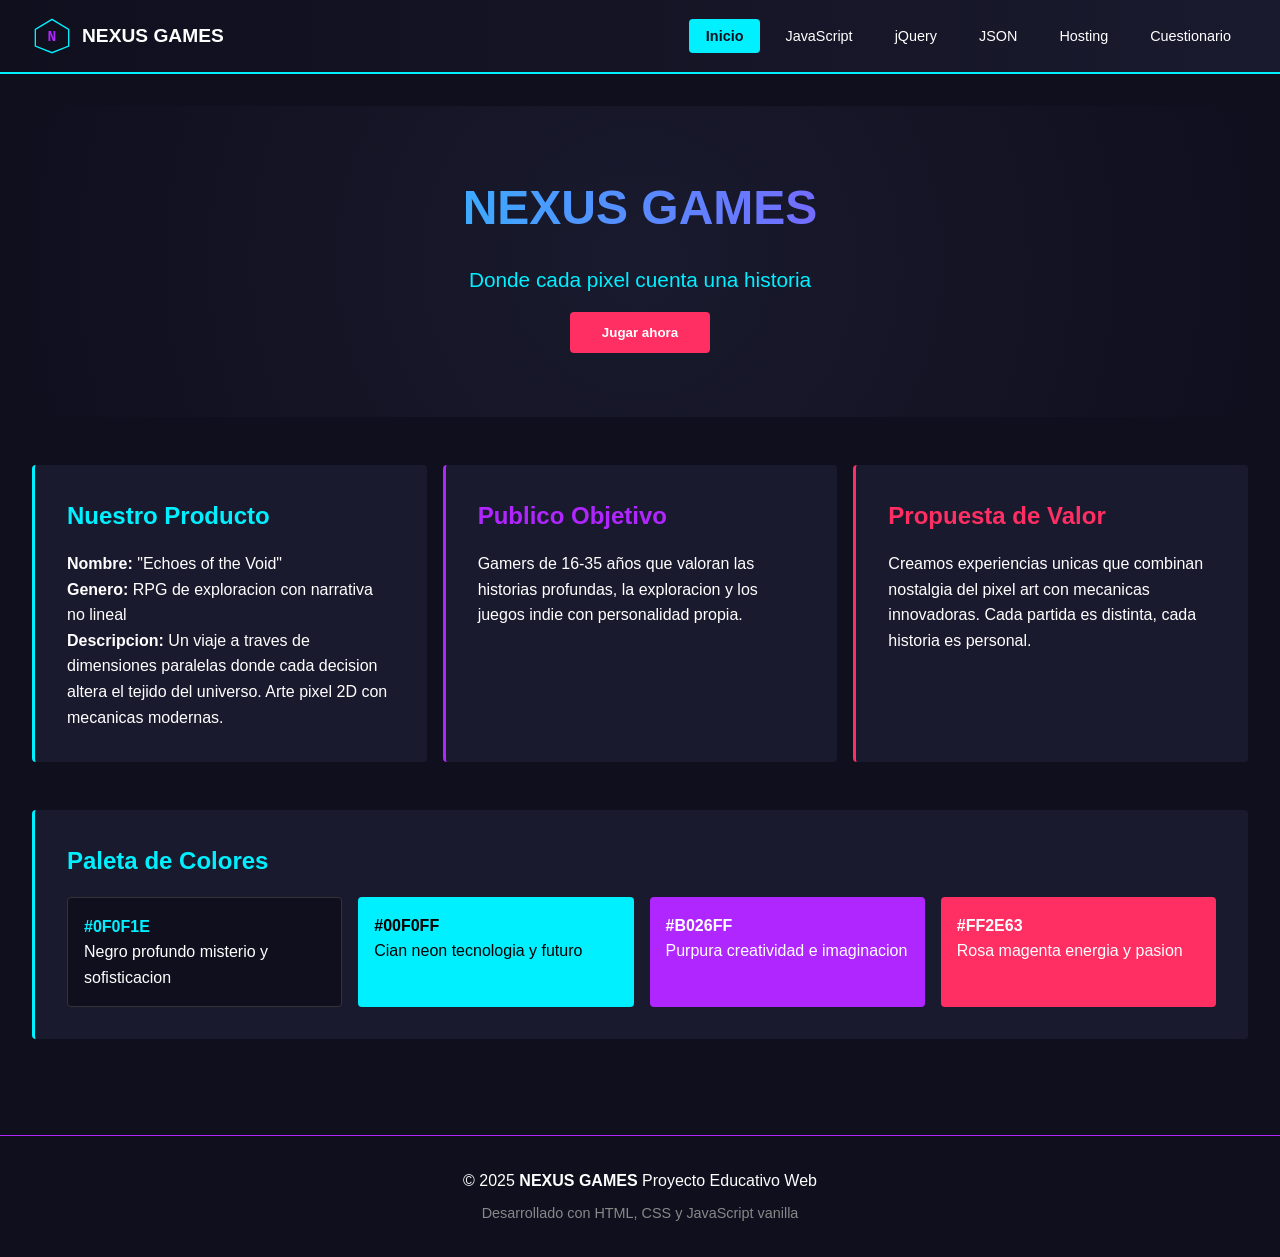
<file: index.html>
<!DOCTYPE html>
<html lang="es">
<head>
<meta charset="UTF-8">
<meta name="viewport" content="width=device-width, initial-scale=1.0">
<title>NEXUS GAMES - Proyecto Web Completo</title>
<style>
  :root {
    --bg-dark: #0F0F1E;
    --bg-card: #1a1a2e;
    --cyan: #00F0FF;
    --purple: #B026FF;
    --pink: #FF2E63;
    --white: #FFFFFF;
  }
  * { margin: 0; padding: 0; box-sizing: border-box; }
  body {
    font-family: 'Segoe UI', sans-serif;
    background: var(--bg-dark);
    color: var(--white);
    line-height: 1.6;
    min-height: 100vh;
  }
  header {
    background: linear-gradient(90deg, var(--bg-dark), #1a1a2e);
    padding: 1rem 2rem;
    border-bottom: 2px solid var(--cyan);
    display: flex;
    justify-content: space-between;
    align-items: center;
    flex-wrap: wrap;
    position: sticky;
    top: 0;
    z-index: 100;
  }
  .logo-wrap { display: flex; align-items: center; gap: 10px; }
  nav { display: flex; flex-wrap: wrap; gap: 0.5rem; }
  nav button {
    background: transparent;
    color: var(--white);
    border: 1px solid transparent;
    padding: 0.5rem 1rem;
    cursor: pointer;
    border-radius: 4px;
    transition: all 0.3s;
    font-size: 0.9rem;
  }
  nav button:hover { color: var(--cyan); border-color: var(--cyan); }
  nav button.active { background: var(--cyan); color: var(--bg-dark); font-weight: bold; }
  .page { display: none; padding: 2rem; animation: fadeIn 0.5s; }
  .page.active { display: block; }
  @keyframes fadeIn {
    from { opacity: 0; transform: translateY(10px); }
    to { opacity: 1; transform: translateY(0); }
  }
  .hero {
    text-align: center;
    padding: 4rem 2rem;
    background: radial-gradient(circle, #1a1a2e 0%, var(--bg-dark) 100%);
    border-radius: 8px;
    margin-bottom: 2rem;
  }
  .hero h1 {
    font-size: 3rem;
    background: linear-gradient(90deg, var(--cyan), var(--purple));
    -webkit-background-clip: text;
    -webkit-text-fill-color: transparent;
    background-clip: text;
  }
  .btn {
    background: var(--pink);
    color: var(--white);
    padding: 0.8rem 2rem;
    border: none;
    border-radius: 4px;
    cursor: pointer;
    font-weight: bold;
    transition: transform 0.2s;
    margin-top: 1rem;
  }
  .btn:hover { transform: scale(1.05); }
  .card {
    background: var(--bg-card);
    padding: 2rem;
    margin: 1rem 0;
    border-left: 3px solid var(--cyan);
    border-radius: 4px;
  }
  .card.purple { border-left-color: var(--purple); }
  .card.pink { border-left-color: var(--pink); }
  .card h2 { margin-bottom: 1rem; }
  .card ul { margin-left: 1.5rem; }
  .card li { margin: 0.5rem 0; }
  code {
    background: #000;
    color: var(--cyan);
    padding: 0.2rem 0.5rem;
    border-radius: 3px;
    font-family: 'Courier New', monospace;
  }
  pre {
    background: #000;
    padding: 1rem;
    border-radius: 4px;
    overflow-x: auto;
    border-left: 3px solid var(--purple);
    margin: 1rem 0;
  }
  pre code { background: transparent; padding: 0; }
  footer {
    text-align: center;
    padding: 2rem;
    border-top: 1px solid var(--purple);
    margin-top: 3rem;
  }
  h1.page-title { margin-bottom: 2rem; }
  .quiz-card { background: var(--bg-card); padding: 1.5rem; margin: 1rem 0; border-radius: 4px; border-left: 3px solid var(--pink); }
  .quiz-card label { display: block; padding: 0.3rem 0; cursor: pointer; }
  .quiz-card label:hover { color: var(--cyan); }
  #resultado { text-align: center; font-size: 1.2rem; }
  .grid { display: grid; grid-template-columns: repeat(auto-fit, minmax(250px, 1fr)); gap: 1rem; }
  @media (max-width: 600px) {
    .hero h1 { font-size: 2rem; }
    header { flex-direction: column; gap: 1rem; }
    nav button { font-size: 0.8rem; padding: 0.4rem 0.7rem; }
  }
</style>
</head>
<body>

<header>
  <div class="logo-wrap">
    <svg width="40" height="40" viewBox="0 0 60 60">
      <polygon points="30,5 55,20 55,45 30,55 5,45 5,20" fill="none" stroke="#00F0FF" stroke-width="2"/>
      <text x="30" y="38" text-anchor="middle" fill="#B026FF" font-size="22" font-weight="bold" font-family="monospace">N</text>
    </svg>
    <strong style="font-size:1.2rem;">NEXUS GAMES</strong>
  </div>
  <nav>
    <button class="nav-btn active" data-page="inicio"> Inicio</button>
    <button class="nav-btn" data-page="javascript"> JavaScript</button>
    <button class="nav-btn" data-page="jquery"> jQuery</button>
    <button class="nav-btn" data-page="json"> JSON</button>
    <button class="nav-btn" data-page="hosting"> Hosting</button>
    <button class="nav-btn" data-page="cuestionario"> Cuestionario</button>
  </nav>
</header>

<!-- ==================== PAGINA INICIO ==================== -->
<section id="inicio" class="page active">
  <div class="hero">
    <h1>NEXUS GAMES</h1>
    <p style="font-size:1.3rem;color:var(--cyan);margin-top:1rem;">Donde cada pixel cuenta una historia</p>
    <button class="btn" onclick="alert('Bienvenido al mundo NEXUS! ')"> Jugar ahora</button>
  </div>

  <div class="grid">
    <div class="card">
      <h2 style="color:var(--cyan);"> Nuestro Producto</h2>
      <p><strong>Nombre:</strong> "Echoes of the Void"</p>
      <p><strong>Genero:</strong> RPG de exploracion con narrativa no lineal</p>
      <p><strong>Descripcion:</strong> Un viaje a traves de dimensiones paralelas donde cada decision altera el tejido del universo. Arte pixel 2D con mecanicas modernas.</p>
    </div>
    <div class="card purple">
      <h2 style="color:var(--purple);"> Publico Objetivo</h2>
      <p>Gamers de 16-35 años que valoran las historias profundas, la exploracion y los juegos indie con personalidad propia.</p>
    </div>
    <div class="card pink">
      <h2 style="color:var(--pink);"> Propuesta de Valor</h2>
      <p>Creamos experiencias unicas que combinan nostalgia del pixel art con mecanicas innovadoras. Cada partida es distinta, cada historia es personal.</p>
    </div>
  </div>

  <div class="card" style="margin-top:2rem;">
    <h2 style="color:var(--cyan);"> Paleta de Colores</h2>
    <div class="grid">
      <div style="background:#0F0F1E;padding:1rem;border-radius:4px;border:1px solid #333;">
        <strong style="color:#00F0FF;">#0F0F1E</strong><br>Negro profundo  misterio y sofisticacion
      </div>
      <div style="background:#00F0FF;color:#000;padding:1rem;border-radius:4px;">
        <strong>#00F0FF</strong><br>Cian neon  tecnologia y futuro
      </div>
      <div style="background:#B026FF;padding:1rem;border-radius:4px;">
        <strong>#B026FF</strong><br>Purpura  creatividad e imaginacion
      </div>
      <div style="background:#FF2E63;padding:1rem;border-radius:4px;">
        <strong>#FF2E63</strong><br>Rosa magenta  energia y pasion
      </div>
    </div>
  </div>
</section>

<!-- ==================== PAGINA JAVASCRIPT ==================== -->
<section id="javascript" class="page">
  <h1 class="page-title" style="color:var(--cyan);"> JavaScript (JS Vanilla)</h1>

  <div class="card">
    <h2>Que es JavaScript?</h2>
    <p>JavaScript es un lenguaje de programacion interpretado que se ejecuta en el navegador. Permite crear <strong>comportamiento interactivo</strong> en las páginas web: animaciones, validación de formularios, juegos, etc.</p>
  </div>

  <div class="card purple">
    <h2>HTML vs CSS vs JS</h2>
    <ul>
      <li><strong>HTML:</strong> Estructura (el esqueleto de la pagina)</li>
      <li><strong>CSS:</strong> Estilo (la ropa y apariencia)</li>
      <li><strong>JS:</strong> Comportamiento (los musculos y movimiento)</li>
    </ul>
  </div>

  <div class="card pink">
    <h2>Conceptos basicos</h2>
    <ul>
      <li><strong>Variables:</strong> Guardan datos (<code>let</code>, <code>const</code>)</li>
      <li><strong>Funciones:</strong> Bloques de codigo reutilizables</li>
      <li><strong>Eventos:</strong> Acciones del usuario (click, hover, keypress)</li>
    </ul>
  </div>

  <div class="card">
    <h2>Ejemplo practico</h2>
<pre><code>// Variable
let puntos = 0;

// Funcion
function sumarPunto() {
  puntos = puntos + 1;
  document.getElementById("contador").innerText = "Puntos: " + puntos;
}

// Evento
document.getElementById("btn").addEventListener("click", sumarPunto);</code></pre>
    <button id="btn-demo" class="btn"> Haz click!</button>
    <span id="contador" style="margin-left:1rem;font-size:1.2rem;">Puntos: 0</span>
  </div>
</section>

<!-- ==================== PAGINA JQUERY ==================== -->
<section id="jquery" class="page">
  <h1 class="page-title" style="color:var(--purple);"> jQuery</h1>

  <div class="card">
    <h2>Que es jQuery?</h2>
    <p>jQuery es una <strong>libreria de JavaScript</strong> creada en 2006 por John Resig. Su objetivo: simplificar el manejo del DOM, eventos y animaciones con menos codigo.</p>
  </div>

  <div class="card purple">
    <h2>Sintaxis basica</h2>
    <p>Todo empieza con <code>$</code> (el simbolo de jQuery):</p>
<pre><code>$(selector).accion();

// Ejemplo: ocultar un elemento
$("#miElemento").hide();

// Ejemplo: al hacer click
$("button").click(function(){
  alert("Click!");
});</code></pre>
  </div>

  <div class="card pink">
    <h2>Ventajas vs Desventajas</h2>
    <p>✅ <strong>Ventajas:</strong> Codigo mas corto, compatible con navegadores antiguos, muchas animaciones listas.</p>
    <p>❌ <strong>Desventajas:</strong> JS moderno (ES6+) ya hace casi todo, añade peso al sitio, menos usado en proyectos nuevos.</p>
  </div>

  <div class="card">
    <h2>Demostracion de efectos</h2>
    <button class="btn" id="btnFade">fadeIn / fadeOut</button>
    <button class="btn" id="btnSlide" style="background:var(--purple);">slideToggle</button>
    <div id="caja" style="background:var(--cyan);color:#000;padding:2rem;margin-top:1rem;text-align:center;font-weight:bold;border-radius:4px;">
      Soy una caja animada!
    </div>
  </div>
</section>

<!-- ==================== PAGINA JSON ==================== -->
<section id="json" class="page">
  <h1 class="page-title" style="color:var(--pink);"> JSON</h1>

  <div class="card">
    <h2>Que es JSON?</h2>
    <p><strong>JavaScript Object Notation</strong>  formato ligero de intercambio de datos. Es texto plano, fácil de leer para humanos y máquinas. Es el estándar para APIs web.</p>
  </div>

  <div class="card purple">
    <h2>Estructura basica</h2>
    <ul>
      <li><strong>Pares clave-valor:</strong> <code>"nombre": "valor"</code></li>
      <li><strong>Objetos:</strong> entre llaves <code>{ }</code></li>
      <li><strong>Arreglos:</strong> entre corchetes <code>[ ]</code></li>
    </ul>
  </div>

  <div class="card pink">
    <h2>Objeto JS vs Cadena JSON</h2>
    <p><strong>Objeto JavaScript:</strong></p>
<pre><code>let jugador = {
  nombre: "Link",
  vida: 100,
  items: ["espada", "escudo"]
};</code></pre>
    <p style="margin-top:1rem;"><strong>Cadena JSON:</strong></p>
<pre><code>'{"nombre":"Link","vida":100,"items":["espada","escudo"]}'</code></pre>
    <p style="margin-top:1rem;"> En JSON las claves <strong>siempre</strong> van entre comillas dobles.</p>
  </div>

  <div class="card">
    <h2>Conversion en JS</h2>
<pre><code>// Objeto  JSON (enviar al servidor)
let texto = JSON.stringify(jugador);

// JSON  Objeto (recibir del servidor)
let datos = JSON.parse(texto);</code></pre>
  </div>

  <div class="card purple">
    <h2>Para que se usa?</h2>
    <p>Cuando tu web se comunica con un servidor (API), los datos viajan en JSON. Ejemplo: obtener el ranking de jugadores, cargar inventario, guardar partida.</p>
  </div>
</section>

<!-- ==================== PAGINA HOSTING ==================== -->
<section id="hosting" class="page">
  <h1 class="page-title" style="color:var(--cyan);"> Web Hosting y Dominios</h1>

  <div class="card">
    <h2>Que es Web Hosting?</h2>
    <p>Es un servicio que almacena los archivos de tu sitio web en un servidor conectado a internet 24/7, para que cualquiera pueda visitarlo.</p>
  </div>

  <div class="card purple">
    <h2>Tipos de Hosting</h2>
    <ul>
      <li><strong>Compartido:</strong> Varios sitios en un mismo servidor. Barato, limitado.</li>
      <li><strong>VPS:</strong> Servidor virtual privado. Mas recursos, mas caro.</li>
      <li><strong>En la nube (Cloud):</strong> Red de servidores escalable. Ej: AWS, Vercel.</li>
    </ul>
  </div>

  <div class="card pink">
    <h2>Como funciona Vercel?</h2>
    <p>Vercel es una plataforma para sitios estaticos y aplicaciones frontend. Se conecta a tu repositorio de GitHub y despliega automaticamente cada vez que haces push. Incluye CDN global para carga rapida.</p>
  </div>

  <div class="card">
    <h2>Dominios</h2>
    <p><strong>Dominio:</strong> Nombre legible para acceder a un sitio (ej: <code>nexusgames.com</code>).</p>
    <p><strong>TLD:</strong> La extension (.com, .net, .org, .io).</p>
    <p><strong>Subdominio:</strong> Parte antes del dominio principal (ej: <code>tienda</code>.nexusgames.com).</p>
  </div>

  <div class="card purple">
    <h2>Propagacion DNS (flujo)</h2>
<pre><code>Usuario escribe: nexusgames.com
        ↓
Servidor DNS traduce → IP del servidor (ej: 76.76.21.21)
        ↓
Navegador conecta al servidor
        ↓
Servidor entrega los archivos HTML/CSS/JS
        ↓
Sitio visible!</code></pre>
    <p> La propagacion DNS puede tardar hasta 48 horas mundialmente.</p>
  </div>
</section>

<!-- ==================== PAGINA CUESTIONARIO ==================== -->
<section id="cuestionario" class="page">
  <h1 class="page-title" style="color:var(--pink);text-align:center;"> Cuestionario Web</h1>
  <p style="text-align:center;margin-bottom:2rem;">Pon a prueba tus conocimientos (10 preguntas)</p>

  <form id="quiz">
    <div class="quiz-card">
      <p><strong>1. Que diferencia principal tiene JavaScript respecto a HTML y CSS?</strong></p>
      <label><input type="radio" name="q1" value="a"> Da estructura a la pagina</label>
      <label><input type="radio" name="q1" value="b"> Da estilo visual</label>
      <label><input type="radio" name="q1" value="c"> Da comportamiento e interactividad</label>
      <label><input type="radio" name="q1" value="d"> Almacena datos en el servidor</label>
    </div>

    <div class="quiz-card">
      <p><strong>2. Que simbolo identifica a jQuery?</strong></p>
      <label><input type="radio" name="q2" value="a"> #</label>
      <label><input type="radio" name="q2" value="b"> $</label>
      <label><input type="radio" name="q2" value="c"> @</label>
      <label><input type="radio" name="q2" value="d"> &</label>
    </div>

    <div class="quiz-card">
      <p><strong>3. Que significa JSON?</strong></p>
      <label><input type="radio" name="q3" value="a"> Java Standard Object Network</label>
      <label><input type="radio" name="q3" value="b"> JavaScript Object Notation</label>
      <label><input type="radio" name="q3" value="c"> JavaScript Oriented Node</label>
      <label><input type="radio" name="q3" value="d"> Java Simple Object Network</label>
    </div>

    <div class="quiz-card">
      <p><strong>4. Cual NO es un tipo de Web Hosting?</strong></p>
      <label><input type="radio" name="q4" value="a"> Compartido</label>
      <label><input type="radio" name="q4" value="b"> VPS</label>
      <label><input type="radio" name="q4" value="c"> Nube</label>
      <label><input type="radio" name="q4" value="d"> Compilado</label>
    </div>

    <div class="quiz-card">
      <p><strong>5. Que es un TLD?</strong></p>
      <label><input type="radio" name="q5" value="a"> Tipo de Lenguaje Digital</label>
      <label><input type="radio" name="q5" value="b"> Top-Level Domain (.com, .net)</label>
      <label><input type="radio" name="q5" value="c"> Total Link Data</label>
      <label><input type="radio" name="q5" value="d"> Transfer Layer Domain</label>
    </div>

    <div class="quiz-card">
      <p><strong>6. Que metodo convierte un objeto JS en cadena JSON?</strong></p>
      <label><input type="radio" name="q6" value="a"> JSON.parse()</label>
      <label><input type="radio" name="q6" value="b"> JSON.stringify()</label>
      <label><input type="radio" name="q6" value="c"> JSON.convert()</label>
      <label><input type="radio" name="q6" value="d"> JSON.toString()</label>
    </div>

    <div class="quiz-card">
      <p><strong>7. Vercel se conecta automaticamente con...</strong></p>
      <label><input type="radio" name="q7" value="a"> Dropbox</label>
      <label><input type="radio" name="q7" value="b"> GitHub</label>
      <label><input type="radio" name="q7" value="c"> Google Drive</label>
      <label><input type="radio" name="q7" value="d"> OneDrive</label>
    </div>

    <div class="quiz-card">
      <p><strong>8. Que metodo de jQuery hace aparecer/desaparecer un elemento con deslizamiento?</strong></p>
      <label><input type="radio" name="q8" value="a"> fadeToggle()</label>
      <label><input type="radio" name="q8" value="b"> slideToggle()</label>
      <label><input type="radio" name="q8" value="c"> showToggle()</label>
      <label><input type="radio" name="q8" value="d"> moveToggle()</label>
    </div>

    <div class="quiz-card">
      <p><strong>9. Cuanto puede tardar la propagacion DNS?</strong></p>
      <label><input type="radio" name="q9" value="a"> 1 minuto</label>
      <label><input type="radio" name="q9" value="b"> 1 hora</label>
      <label><input type="radio" name="q9" value="c"> Hasta 48 horas</label>
      <label><input type="radio" name="q9" value="d"> 1 semana</label>
    </div>

    <div class="quiz-card">
      <p><strong>10. En JSON, las claves deben ir entre...</strong></p>
      <label><input type="radio" name="q10" value="a"> Comillas simples</label>
      <label><input type="radio" name="q10" value="b"> Comillas dobles</label>
      <label><input type="radio" name="q10" value="c"> Parentesis</label>
      <label><input type="radio" name="q10" value="d"> Nada, solo el nombre</label>
    </div>

    <button type="button" class="btn" onclick="calificar()" style="display:block;margin:2rem auto;padding:1rem 3rem;font-size:1.1rem;">✅ Enviar respuestas</button>
  </form>

  <div id="resultado" class="card" style="display:none;"></div>
</section>

<footer>
  <p>© 2025 <strong>NEXUS GAMES</strong> Proyecto Educativo Web</p>
  <p style="color:#888;margin-top:0.5rem;font-size:0.9rem;">Desarrollado con HTML, CSS y JavaScript vanilla </p>
</footer>

<script>
  // ===== NAVEGACION ENTRE PAGINAS =====
  const botones = document.querySelectorAll('.nav-btn');
  const paginas = document.querySelectorAll('.page');

  botones.forEach(btn => {
    btn.addEventListener('click', () => {
      const target = btn.dataset.page;
      botones.forEach(b => b.classList.remove('active'));
      paginas.forEach(p => p.classList.remove('active'));
      btn.classList.add('active');
      document.getElementById(target).classList.add('active');
      window.scrollTo({ top: 0, behavior: 'smooth' });
    });
  });

  // ===== DEMO JAVASCRIPT =====
  let puntos = 0;
  const btnDemo = document.getElementById('btn-demo');
  const contador = document.getElementById('contador');
  if (btnDemo) {
    btnDemo.addEventListener('click', () => {
      puntos++;
      contador.innerText = "Puntos: " + puntos;
    });
  }

  // ===== DEMO JQUERY (animacion simulada sin libreria) =====
  const caja = document.getElementById('caja');
  const btnFade = document.getElementById('btnFade');
  const btnSlide = document.getElementById('btnSlide');
  if (btnFade) {
    btnFade.addEventListener('click', () => {
      caja.style.transition = 'opacity 0.5s';
      caja.style.opacity = caja.style.opacity === '0' ? '1' : '0';
    });
  }
  if (btnSlide) {
    btnSlide.addEventListener('click', () => {
      caja.style.transition = 'max-height 0.5s, padding 0.5s, margin 0.5s';
      if (caja.style.maxHeight === '0px') {
        caja.style.maxHeight = '200px';
        caja.style.padding = '2rem';
        caja.style.marginTop = '1rem';
      } else {
        caja.style.maxHeight = '0px';
        caja.style.padding = '0';
        caja.style.marginTop = '0';
        caja.style.overflow = 'hidden';
      }
    });
  }

  // ===== CUESTIONARIO =====
  const respuestas = {
    q1: "c", q2: "b", q3: "b", q4: "d", q5: "b",
    q6: "b", q7: "b", q8: "b", q9: "c", q10: "b"
  };

  function calificar() {
    let correctas = 0;
    const form = document.getElementById("quiz");
    for (let q in respuestas) {
      const sel = form.querySelector(`input[name="${q}"]:checked`);
      if (sel && sel.value === respuestas[q]) correctas++;
    }
    const resDiv = document.getElementById("resultado");
    resDiv.style.display = "block";
    let msg = `<h2 style="color:var(--cyan);">Resultado: ${correctas}/10</h2>`;
    if (correctas === 10) msg += "<p style='font-size:1.5rem;margin-top:1rem;'> Perfecto! Eres un maestro web.</p>";
    else if (correctas >= 7) msg += "<p style='font-size:1.3rem;margin-top:1rem;'> Muy bien! Casi lo dominas.</p>";
    else if (correctas >= 5) msg += "<p style='font-size:1.3rem;margin-top:1rem;'> Aceptable, pero repasa un poco mas.</p>";
    else msg += "<p style='font-size:1.3rem;margin-top:1rem;'> Necesitas repasar las paginas anteriores.</p>";
    resDiv.innerHTML = msg;
    resDiv.scrollIntoView({ behavior: "smooth" });
  }
</script>

</body>
</html>
</file>
